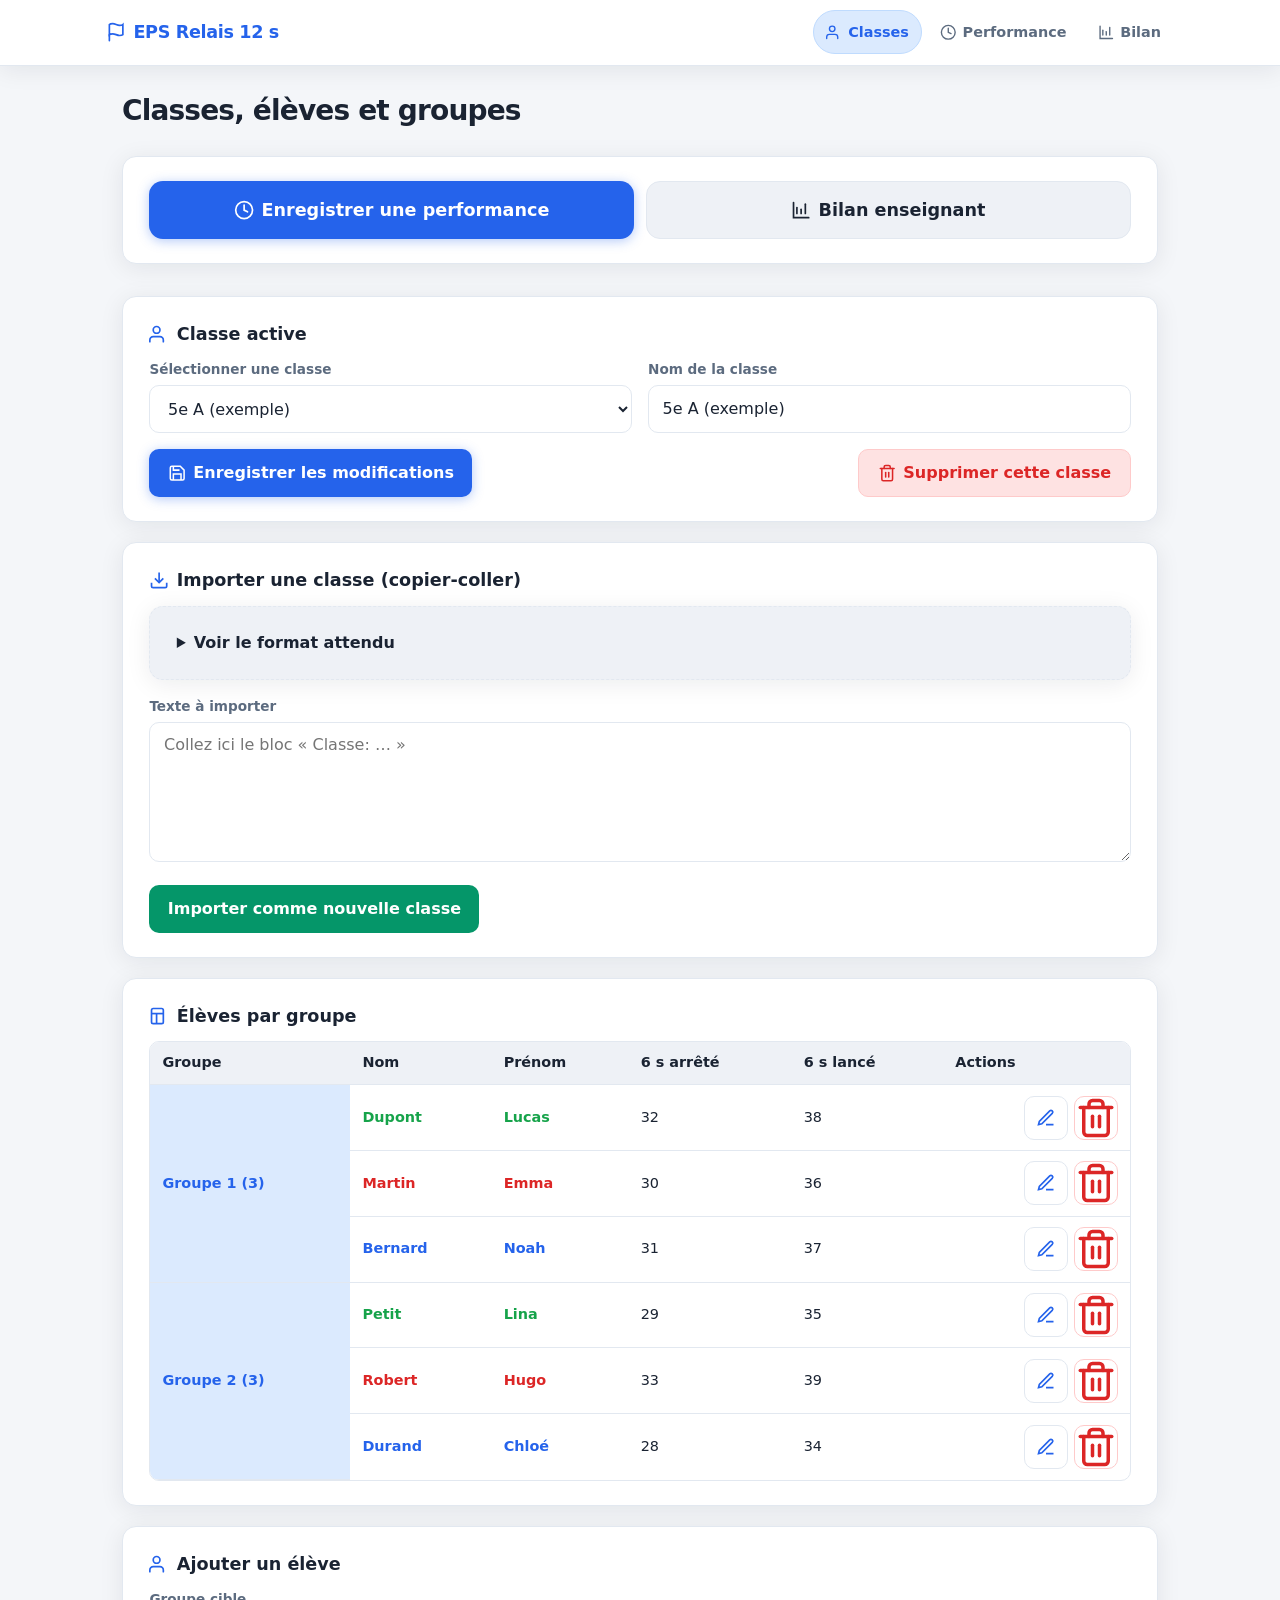
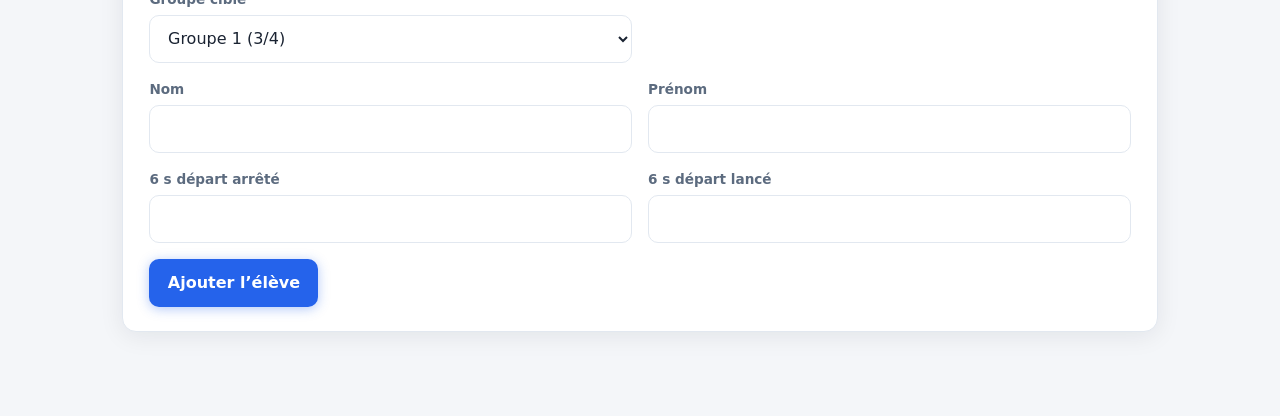
<file: index.html>
<!DOCTYPE html>
<html lang="fr">
  <head>
    <meta charset="UTF-8" />
    <meta name="viewport" content="width=device-width, initial-scale=1" />
    <meta name="theme-color" content="#2563eb" />
    <meta name="description" content="EPS Relais 12 s — classes, performances et bilan enseignant." />
    <meta name="apple-mobile-web-app-capable" content="yes" />
    <meta name="apple-mobile-web-app-status-bar-style" content="default" />
    <meta name="apple-mobile-web-app-title" content="EPS Relais" />
    <title>EPS Relais — Classes &amp; groupes</title>
    <link rel="manifest" href="manifest.json" />
    <link rel="icon" type="image/png" sizes="192x192" href="icons/icon-192.png" />
    <link rel="apple-touch-icon" href="icons/icon-192.png" />
    <link rel="stylesheet" href="style.css" />
  </head>
  <body data-page="index">
    <header class="site-header">
      <div class="site-header__inner">
        <p class="site-title">EPS <span>Relais 12 s</span></p>
        <div class="site-header__end">
          <nav class="nav-links" aria-label="Navigation principale">
            <a href="index.html" class="is-active">Classes</a>
            <a href="performance.html">Performance</a>
            <a href="bilan.html">Bilan</a>
          </nav>
        </div>
      </div>
    </header>

    <main class="app-shell">
      <h1>Classes, élèves et groupes</h1>

      <div id="alert-root" aria-live="polite"></div>
      <div id="storage-blocked-banner" class="alert alert--error" hidden style="margin-bottom: 1rem"></div>

      <section class="card hero-actions" aria-label="Actions rapides">
        <a class="btn btn--primary btn--block btn--lg" href="performance.html" id="link-perf" data-btn-icon="navPerf">Enregistrer une performance</a>
        <a class="btn btn--secondary btn--block btn--lg" href="bilan.html" data-btn-icon="navBilan">Bilan enseignant</a>
      </section>

      <section class="card">
        <h2 data-icon="navClass">Classe active</h2>
        <div class="form-row form-row--2">
          <div>
            <label for="class-select">Sélectionner une classe</label>
            <select id="class-select"></select>
          </div>
          <div>
            <label for="class-name">Nom de la classe</label>
            <input type="text" id="class-name" placeholder="Ex. 5e A" autocomplete="organization" />
          </div>
        </div>
        <div class="class-actions-row">
          <button type="button" class="btn btn--primary" id="btn-save-class" data-btn-icon="save">
            Enregistrer les modifications
          </button>
          <button type="button" class="btn btn--danger btn--danger-class" id="btn-delete-class" data-btn-icon="trash">
            Supprimer cette classe
          </button>
        </div>
      </section>

      <section class="card">
        <h2 data-icon="import">Importer une classe (copier-coller)</h2>
        <details class="card card--muted" style="margin-bottom: 1rem">
          <summary style="cursor: pointer; font-weight: 700">Voir le format attendu</summary>
          <pre style="white-space: pre-wrap; font-size: 0.8rem; margin: 0.75rem 0 0; overflow-x: auto">
Classe: 5eA

Dupont;Lucas;1;32;38
Martin;Emma;1;30;36
Bernard;Noah;1;31;37

Petit;Lina;2;29;35
Robert;Hugo;2;33;39
Durand;Chloé;2;28;34</pre>
          <p class="field-hint" style="margin-top: 0.75rem; font-size: 0.85rem">
            Ce bloc est prêt à coller tel quel. Si votre texte contient des lignes d’aide commençant par <strong>#</strong>, elles sont ignorées à l’import. Utilisez des <strong>;</strong> (pas de point-virgule « large » de certains claviers).
          </p>
        </details>
        <label for="import-text">Texte à importer</label>
        <textarea id="import-text" placeholder="Collez ici le bloc « Classe: … »"></textarea>
        <div class="btn-group" style="margin-top: 1rem">
          <button type="button" class="btn btn--success" id="btn-import">Importer comme nouvelle classe</button>
        </div>
      </section>

      <section class="card" id="section-groups">
        <h2 data-icon="table">Élèves par groupe</h2>
        <div id="groups-container" class="table-wrap students-table-wrap"></div>
      </section>

      <section class="card">
        <h2 data-icon="navClass">Ajouter un élève</h2>
        <div class="form-row form-row--2">
          <div>
            <label for="add-group">Groupe cible</label>
            <select id="add-group"></select>
          </div>
        </div>
        <div class="form-row form-row--2">
          <div>
            <label for="add-nom">Nom</label>
            <input type="text" id="add-nom" autocomplete="family-name" />
          </div>
          <div>
            <label for="add-prenom">Prénom</label>
            <input type="text" id="add-prenom" autocomplete="given-name" />
          </div>
        </div>
        <div class="form-row form-row--2">
          <div>
            <label for="add-arrete">6 s départ arrêté</label>
            <input type="number" id="add-arrete" step="0.1" min="0" />
          </div>
          <div>
            <label for="add-lance">6 s départ lancé</label>
            <input type="number" id="add-lance" step="0.1" min="0" />
          </div>
        </div>
        <button type="button" class="btn btn--primary" id="btn-add-student">Ajouter l’élève</button>
      </section>
    </main>

    <div id="modal-root" hidden></div>

    <script src="js/storage.js"></script>
    <script src="js/core.js"></script>
    <script src="js/icons.js"></script>
    <script src="js/page-index.js"></script>
    <script src="js/pwa-register.js"></script>
  </body>
</html>
</file>
<file: style.css>
/* =============================================================================
   EPS Relais 12s — Design sobre, lisible, responsive (2026)
   ============================================================================= */

:root {
  --bg: #f4f6f9;
  --surface: #ffffff;
  --surface-2: #eef1f6;
  --text: #1a2332;
  --text-muted: #5c6b7f;
  --primary: #2563eb;
  --primary-hover: #1d4ed8;
  --primary-soft: #dbeafe;
  --success: #059669;
  --success-soft: #d1fae5;
  --warning: #d97706;
  --warning-soft: #fef3c7;
  --danger: #dc2626;
  --danger-soft: #fee2e2;
  --border: #e2e8f0;
  --radius: 14px;
  --radius-sm: 10px;
  --shadow: 0 4px 24px rgba(15, 23, 42, 0.08);
  --font: "Segoe UI", system-ui, -apple-system, sans-serif;
  --tap-min: 48px;
}

*,
*::before,
*::after {
  box-sizing: border-box;
}

html {
  font-size: 16px;
  -webkit-text-size-adjust: 100%;
}

body {
  margin: 0;
  min-height: 100vh;
  font-family: var(--font);
  color: var(--text);
  background: var(--bg);
  line-height: 1.5;
}

/* --- Layout --- */

.app-shell {
  max-width: 1100px;
  margin: 0 auto;
  padding: 1rem 1.25rem 3rem;
}

@media (min-width: 768px) {
  .app-shell {
    padding: 1.5rem 2rem 4rem;
  }
}

/* --- Header / Nav --- */

.site-header {
  background: var(--surface);
  border-bottom: 1px solid var(--border);
  box-shadow: var(--shadow);
  position: sticky;
  top: 0;
  z-index: 100;
}

.site-header__inner {
  max-width: 1100px;
  margin: 0 auto;
  padding: 0.65rem 1rem;
  display: flex;
  flex-wrap: wrap;
  align-items: center;
  gap: 0.65rem 1rem;
}

.site-header__end {
  display: flex;
  flex-wrap: wrap;
  align-items: center;
  justify-content: flex-end;
  gap: 0.5rem 0.75rem;
  margin-left: auto;
  flex: 1 1 auto;
  min-width: 0;
}

.export-toolbar-host {
  display: flex;
  flex-wrap: wrap;
  align-items: center;
  gap: 0.35rem;
  max-width: 100%;
}

.btn--toolbar {
  position: relative;
  display: inline-flex;
  align-items: center;
  gap: 0.35rem;
  min-height: 40px;
  padding: 0.35rem 0.65rem;
  font-size: 0.78rem;
  font-weight: 700;
  border-radius: 999px;
  border: 1px solid var(--border);
  background: var(--surface-2);
  color: var(--text);
  cursor: pointer;
  transition: background 0.15s, border-color 0.15s;
}

.btn--toolbar:hover {
  background: #e2e8f0;
  border-color: #cbd5e1;
}

.btn--toolbar__ico {
  display: flex;
  align-items: center;
  justify-content: center;
  min-width: 0;
}

@media (max-width: 420px) {
  .btn--toolbar__txt {
    position: absolute;
    width: 1px;
    height: 1px;
    overflow: hidden;
    clip: rect(0, 0, 0, 0);
  }
  .btn--toolbar {
    padding: 0.4rem;
    min-width: 44px;
    justify-content: center;
  }
}

.site-title {
  margin: 0;
  font-size: clamp(1rem, 3.5vw, 1.1rem);
  font-weight: 700;
  letter-spacing: -0.02em;
  color: var(--text);
  display: flex;
  align-items: center;
  min-width: 0;
}

.site-title__row {
  display: inline-flex;
  align-items: center;
  gap: 0.45rem;
}

.site-title__ico {
  display: flex;
  color: var(--primary);
  flex-shrink: 0;
}

.site-title__ico svg {
  display: block;
}

.site-title span {
  color: var(--primary);
  font-weight: 800;
}

.nav-links {
  display: flex;
  flex-wrap: wrap;
  gap: 0.35rem;
  align-items: center;
}

.nav-links a {
  display: inline-flex;
  align-items: center;
  justify-content: center;
  gap: 0.35rem;
  min-height: 44px;
  padding: 0.4rem 0.75rem;
  border-radius: 999px;
  font-size: clamp(0.8rem, 2.8vw, 0.9rem);
  font-weight: 600;
  text-decoration: none;
  color: var(--text-muted);
  border: 1px solid transparent;
  transition: background 0.15s, color 0.15s, border-color 0.15s;
}

.nav-links__ico {
  display: inline-flex;
  align-items: center;
  justify-content: center;
  flex-shrink: 1;
  min-width: 0;
}

@media (max-width: 360px) {
  .nav-links__text {
    display: none;
  }
  .nav-links a {
    padding: 0.45rem;
    min-width: 44px;
  }
}

.nav-links a:hover {
  background: var(--surface-2);
  color: var(--text);
}

.nav-links a.is-active {
  background: var(--primary-soft);
  color: var(--primary);
  border-color: #bfdbfe;
}

/* --- Typography --- */

h1 {
  font-size: clamp(1.35rem, 4vw, 1.75rem);
  font-weight: 800;
  letter-spacing: -0.03em;
  margin: 0 0 0.35rem;
}

.lead {
  color: var(--text-muted);
  margin: 0 0 1.5rem;
  font-size: 1rem;
  max-width: 62ch;
}

h2 {
  font-size: clamp(1rem, 3vw, 1.1rem);
  font-weight: 700;
  margin: 0 0 0.75rem;
}

h2[data-icon],
h3[data-icon] {
  display: flex;
  align-items: center;
  gap: 0.45rem;
  flex-wrap: wrap;
}

.section-ico {
  display: flex;
  flex-shrink: 0;
  color: var(--primary);
}

.section-ico svg {
  display: block;
}

h3 {
  font-size: clamp(0.95rem, 2.8vw, 1rem);
  font-weight: 700;
  margin: 0 0 0.5rem;
}

/* --- Cards --- */

.card {
  background: var(--surface);
  border-radius: var(--radius);
  border: 1px solid var(--border);
  box-shadow: var(--shadow);
  padding: 1.25rem 1.35rem;
  margin-bottom: 1.25rem;
}

@media (min-width: 768px) {
  .card {
    padding: 1.5rem 1.65rem;
  }
}

.card--muted {
  background: var(--surface-2);
  border-style: dashed;
}

/* --- Forms --- */

label {
  display: block;
  font-size: 0.85rem;
  font-weight: 600;
  color: var(--text-muted);
  margin-bottom: 0.35rem;
}

input[type="text"],
input[type="number"],
select,
textarea {
  width: 100%;
  font: inherit;
  padding: 0.65rem 0.85rem;
  border: 1px solid var(--border);
  border-radius: var(--radius-sm);
  background: var(--surface);
  color: var(--text);
  min-height: var(--tap-min);
}

textarea {
  min-height: 140px;
  resize: vertical;
  line-height: 1.45;
}

input:focus,
select:focus,
textarea:focus {
  outline: 2px solid var(--primary);
  outline-offset: 1px;
  border-color: var(--primary);
}

.form-row {
  display: grid;
  gap: 1rem;
  margin-bottom: 1rem;
}

@media (min-width: 640px) {
  .form-row--2 {
    grid-template-columns: 1fr 1fr;
  }
}

.field-hint {
  font-size: 0.8rem;
  color: var(--text-muted);
  margin-top: 0.35rem;
}

/* --- Buttons --- */

.btn {
  display: inline-flex;
  align-items: center;
  justify-content: center;
  gap: 0.45rem;
  font: inherit;
  font-weight: 700;
  border: none;
  border-radius: var(--radius-sm);
  cursor: pointer;
  min-height: var(--tap-min);
  padding: 0.65rem 1.15rem;
  transition: transform 0.08s, background 0.15s, box-shadow 0.15s;
  text-decoration: none;
}

.btn .inject-ico {
  display: inline-flex;
  flex-shrink: 1;
  min-width: 0;
  align-items: center;
  justify-content: center;
}

.btn:active:not(:disabled) {
  transform: scale(0.98);
}

.btn:disabled {
  opacity: 0.55;
  cursor: not-allowed;
  transform: none;
}

.btn--primary {
  background: var(--primary);
  color: #fff;
  box-shadow: 0 2px 12px rgba(37, 99, 235, 0.35);
}

.btn--primary:hover:not(:disabled) {
  background: var(--primary-hover);
}

.btn--secondary {
  background: var(--surface-2);
  color: var(--text);
  border: 1px solid var(--border);
}

.btn--secondary:hover:not(:disabled) {
  background: #e2e8f0;
}

.btn--success {
  background: var(--success);
  color: #fff;
}

.btn--success:hover:not(:disabled) {
  background: #047857;
}

.btn--danger {
  background: var(--danger-soft);
  color: var(--danger);
  border: 1px solid #fecaca;
}

.btn--danger:hover:not(:disabled) {
  background: #fecaca;
}

.btn--block {
  width: 100%;
  min-height: 56px;
  font-size: 1.05rem;
  border-radius: var(--radius);
}

.btn--lg {
  min-height: 58px;
  font-size: 1.1rem;
  padding: 0.85rem 1.25rem;
}

.btn-group {
  display: flex;
  flex-wrap: wrap;
  gap: 0.65rem;
}

/* --- Hero actions (page d'accueil) --- */

.hero-actions {
  display: grid;
  gap: 0.75rem;
  margin: 1.5rem 0 2rem;
}

@media (min-width: 520px) {
  .hero-actions {
    grid-template-columns: 1fr 1fr;
  }
}

/* --- Alerts --- */

.alert {
  padding: 0.85rem 1rem;
  border-radius: var(--radius-sm);
  margin-bottom: 1rem;
  font-size: 0.95rem;
}

.alert--error {
  background: var(--danger-soft);
  color: #991b1b;
  border: 1px solid #fecaca;
}

.alert--success {
  background: var(--success-soft);
  color: #065f46;
  border: 1px solid #a7f3d0;
}

.alert--info {
  background: var(--primary-soft);
  color: #1e40af;
  border: 1px solid #bfdbfe;
}

/* --- Groups grid (index) --- */

.groups-grid {
  display: grid;
  gap: 1rem;
}

@media (min-width: 720px) {
  .groups-grid {
    grid-template-columns: repeat(auto-fill, minmax(300px, 1fr));
  }
}

.group-card {
  border: 1px solid var(--border);
  border-radius: var(--radius-sm);
  padding: 1rem;
  background: var(--surface-2);
}

.group-card__title {
  font-weight: 800;
  font-size: 0.95rem;
  margin-bottom: 0.75rem;
  color: var(--primary);
}

.student-line {
  display: grid;
  gap: 0.5rem;
  padding: 0.65rem 0;
  border-top: 1px solid var(--border);
  font-size: 0.9rem;
}

.student-line:first-of-type {
  border-top: none;
  padding-top: 0;
}

.student-line strong {
  display: block;
  font-size: 0.95rem;
}

.student-meta {
  color: var(--text-muted);
  font-size: 0.85rem;
}

.perf-inputs {
  display: grid;
  grid-template-columns: 1fr 1fr;
  gap: 0.5rem;
  margin-top: 0.35rem;
}

.perf-inputs input {
  min-height: 44px;
  font-size: 0.9rem;
}

/* --- Radio relay order --- */

.radio-stack {
  display: flex;
  flex-direction: column;
  gap: 0.65rem;
}

.radio-stack label {
  display: flex;
  align-items: flex-start;
  gap: 0.65rem;
  font-weight: 500;
  color: var(--text);
  cursor: pointer;
  margin: 0;
  padding: 0.75rem 1rem;
  border: 2px solid var(--border);
  border-radius: var(--radius-sm);
  background: var(--surface);
}

.radio-stack input {
  margin-top: 0.2rem;
  width: auto;
  min-height: auto;
}

.radio-stack label:has(input:checked) {
  border-color: var(--primary);
  background: var(--primary-soft);
}

/* --- Chrono display --- */

.chrono-box {
  text-align: center;
  padding: 2rem 1rem;
  background: linear-gradient(160deg, #0f172a 0%, #1e3a5f 100%);
  border-radius: var(--radius);
  color: #fff;
  margin: 1rem 0;
}

.chrono-box__label {
  font-size: 0.85rem;
  opacity: 0.85;
  text-transform: uppercase;
  letter-spacing: 0.08em;
}

.chrono-box__value {
  font-size: clamp(2.5rem, 10vw, 4.5rem);
  font-weight: 800;
  font-variant-numeric: tabular-nums;
  letter-spacing: -0.02em;
  line-height: 1.1;
  margin: 0.35rem 0 0;
}

/* --- Tables --- */

.table-wrap {
  overflow-x: auto;
  border: 1px solid var(--border);
  border-radius: var(--radius-sm);
  background: var(--surface);
}

.students-table-wrap {
  margin-top: 0.5rem;
}

.students-table {
  width: 100%;
  border-collapse: collapse;
  font-size: 0.9rem;
}

.students-table th,
.students-table td {
  padding: 0.65rem 0.75rem;
  border-bottom: 1px solid var(--border);
  vertical-align: middle;
}

.students-table th {
  background: var(--surface-2);
  font-weight: 700;
  text-align: left;
  white-space: nowrap;
}

.students-table__groupcell {
  font-weight: 700;
  color: var(--primary);
  background: var(--primary-soft);
  vertical-align: top;
}

.students-table__actions {
  white-space: nowrap;
  text-align: right;
}

.students-table__actions .btn-icon + .btn-icon {
  margin-left: 0.35rem;
}

.class-actions-row {
  display: flex;
  flex-wrap: wrap;
  align-items: center;
  gap: 0.65rem;
  margin-top: 1rem;
}

.class-actions-row .btn--danger-class {
  margin-left: auto;
}

.btn-icon {
  display: inline-flex;
  align-items: center;
  justify-content: center;
  width: 44px;
  height: 44px;
  padding: 0;
  border: 1px solid var(--border);
  border-radius: var(--radius-sm);
  background: var(--surface);
  color: var(--primary);
  cursor: pointer;
  vertical-align: middle;
  transition: background 0.15s, border-color 0.15s;
}

.btn-icon:hover {
  background: var(--primary-soft);
  border-color: #bfdbfe;
}

.btn-icon:active {
  transform: scale(0.96);
}

.btn-icon--danger {
  color: var(--danger);
  border-color: #fecaca;
}

.btn-icon--danger:hover {
  background: var(--danger-soft);
  border-color: #fca5a5;
}

.chart-perf-wrap {
  height: 360px;
  position: relative;
  margin-top: 0.5rem;
}

@media (max-width: 640px) {
  .chart-perf-wrap {
    height: 300px;
  }
}

table {
  width: 100%;
  border-collapse: collapse;
  font-size: 0.88rem;
}

th,
td {
  padding: 0.65rem 0.75rem;
  text-align: left;
  border-bottom: 1px solid var(--border);
}

th {
  background: var(--surface-2);
  font-weight: 700;
  white-space: nowrap;
}

tr:last-child td {
  border-bottom: none;
}

/* --- Bilan group cards --- */

.bilan-group {
  border: 1px solid var(--border);
  border-radius: var(--radius);
  overflow: hidden;
  margin-bottom: 1.25rem;
  background: var(--surface);
}

.bilan-group__head {
  padding: 1rem 1.15rem;
  display: flex;
  flex-wrap: wrap;
  align-items: center;
  gap: 0.75rem;
  border-bottom: 1px solid var(--border);
}

.bilan-group__head h2 {
  margin: 0;
  flex: 1;
  min-width: 140px;
}

.badge {
  display: inline-flex;
  align-items: center;
  padding: 0.25rem 0.65rem;
  border-radius: 999px;
  font-size: 0.75rem;
  font-weight: 700;
  text-transform: uppercase;
  letter-spacing: 0.04em;
}

.badge--near {
  background: var(--success-soft);
  color: var(--success);
}

.badge--progress {
  background: var(--primary-soft);
  color: var(--primary);
}

.bilan-stats {
  display: grid;
  grid-template-columns: repeat(auto-fill, minmax(130px, 1fr));
  gap: 0.75rem;
  padding: 1rem 1.15rem;
  background: var(--surface-2);
}

.stat {
  font-size: 0.8rem;
  color: var(--text-muted);
}

.stat b {
  display: block;
  font-size: 1rem;
  color: var(--text);
  margin-top: 0.15rem;
}

.bilan-body {
  padding: 1rem 1.15rem 1.25rem;
}

.mini-chart {
  height: min(220px, 52vh);
  min-height: 160px;
  margin-top: 1rem;
}

/* --- Modal --- */

.modal-backdrop {
  position: fixed;
  inset: 0;
  background: rgba(15, 23, 42, 0.45);
  display: flex;
  align-items: flex-end;
  justify-content: center;
  padding: 1rem;
  z-index: 200;
}

@media (min-width: 540px) {
  .modal-backdrop {
    align-items: center;
  }
}

.modal {
  background: var(--surface);
  border-radius: var(--radius);
  width: 100%;
  max-width: 480px;
  max-height: 90vh;
  overflow: auto;
  padding: 1.35rem;
  box-shadow: 0 24px 48px rgba(0, 0, 0, 0.2);
}

.modal h2 {
  margin-top: 0;
}

.modal-actions {
  display: flex;
  flex-wrap: wrap;
  gap: 0.65rem;
  margin-top: 1.25rem;
}

.modal-actions .btn {
  flex: 1;
  min-width: 120px;
}

/* --- History list --- */

.history-list {
  list-style: none;
  margin: 0;
  padding: 0;
}

.history-list li {
  padding: 0.65rem 0;
  border-bottom: 1px solid var(--border);
  font-size: 0.9rem;
}

.history-list li:last-child {
  border-bottom: none;
}

/* --- Utility --- */

.sr-only {
  position: absolute;
  width: 1px;
  height: 1px;
  padding: 0;
  margin: -1px;
  overflow: hidden;
  clip: rect(0, 0, 0, 0);
  border: 0;
}

.mt-0 {
  margin-top: 0;
}

.mb-0 {
  margin-bottom: 0;
}

.text-muted {
  color: var(--text-muted);
}

.split-actions {
  display: flex;
  flex-wrap: wrap;
  gap: 0.5rem;
  align-items: center;
}

.split-actions .btn {
  flex: 1 1 auto;
  min-width: 100px;
}

.split-actions .btn-icon {
  flex: 0 0 auto;
}

.export-card .export-toolbar-host--card {
  margin-top: 0.35rem;
  justify-content: flex-start;
}

.bilan-binome-wrap {
  margin-top: 1rem;
}

.bilan-binome-pick {
  margin-top: 0.35rem;
}

.relay-choice-stats {
  margin-top: 0.85rem;
  padding: 1rem 1.15rem;
  border-radius: var(--radius-sm);
  background: var(--warning-soft);
  border: 1px solid #fcd34d;
  font-size: 0.9rem;
  line-height: 1.45;
}

.relay-choice-stats__grid {
  display: flex;
  flex-wrap: wrap;
  gap: 0.75rem 1.25rem;
}

.relay-choice-stats__grid > span {
  white-space: nowrap;
}

.relay-choice-stats strong {
  font-weight: 700;
  font-size: 1.05rem;
  color: var(--warning);
}

/* --- Relais : légende couleurs --- */

.relay-legend {
  display: flex;
  flex-wrap: wrap;
  align-items: center;
  gap: 0.5rem 0.85rem;
  margin: 0.5rem 0 0.75rem;
  padding: 0.65rem 0.85rem;
  background: var(--surface-2);
  border: 1px solid var(--border);
  border-radius: var(--radius-sm);
}

.relay-legend__item {
  display: inline-flex;
  align-items: center;
  gap: 0.4rem;
  font-size: 0.88rem;
  font-weight: 600;
}

.relay-legend__chip {
  width: 14px;
  height: 14px;
  border-radius: 4px;
  flex-shrink: 0;
  border: 1px solid rgba(0, 0, 0, 0.2);
  box-shadow: inset 0 0 0 1px rgba(255, 255, 255, 0.35);
}

/* --- Liste choix relais (remplace le select) --- */

.relay-pick-list {
  display: flex;
  flex-direction: column;
  gap: 0.4rem;
  max-height: min(50vh, 340px);
  overflow-y: auto;
  margin-top: 0.35rem;
  padding: 0.35rem;
  border: 1px solid var(--border);
  border-radius: var(--radius-sm);
  background: var(--surface);
}

.relay-pick-list__btn {
  display: block;
  width: 100%;
  text-align: left;
  padding: 0.65rem 0.75rem;
  font: inherit;
  font-size: clamp(0.85rem, 2.8vw, 0.95rem);
  font-weight: 600;
  border: 2px solid var(--border);
  border-radius: var(--radius-sm);
  background: var(--surface);
  color: var(--text);
  cursor: pointer;
  transition: background 0.12s, border-color 0.12s;
  line-height: 1.35;
  word-break: break-word;
}

.relay-pick-list__btn:hover {
  background: var(--surface-2);
}

.relay-pick-list__btn.is-selected {
  border-color: var(--primary);
  background: var(--primary-soft);
}

/* --- Icônes : taille fluide (ne coupe pas dans les boutons / nav) --- */

.nav-links__ico,
.site-title__ico,
.section-ico,
.inject-ico,
.btn--toolbar__ico {
  display: inline-flex;
  align-items: center;
  justify-content: center;
  flex-shrink: 1;
  min-width: 0;
  max-width: 100%;
}

.nav-links__ico svg,
.site-title__ico svg,
.section-ico svg,
.inject-ico svg,
.btn--toolbar__ico svg {
  width: 1.15em;
  height: 1.15em;
  max-width: min(22px, 100%);
  max-height: min(22px, 100%);
  min-width: 0.75em;
  min-height: 0.75em;
  display: block;
}

/* --- Responsive global --- */

@media (max-width: 640px) {
  input[type="text"],
  input[type="number"],
  select,
  textarea {
    font-size: 16px;
  }

  .app-shell {
    padding: 0.85rem 1rem 2.5rem;
  }

  .card {
    padding: 1rem 1.1rem;
  }

  .lead {
    font-size: 0.95rem;
  }
}

@media (max-width: 480px) {
  .hero-actions {
    grid-template-columns: 1fr;
  }

  .modal {
    max-height: 92vh;
    border-radius: var(--radius-sm);
  }
}

.chart-bilan-global-wrap {
  height: min(260px, 55vw);
  min-height: 200px;
  position: relative;
}
</file>
